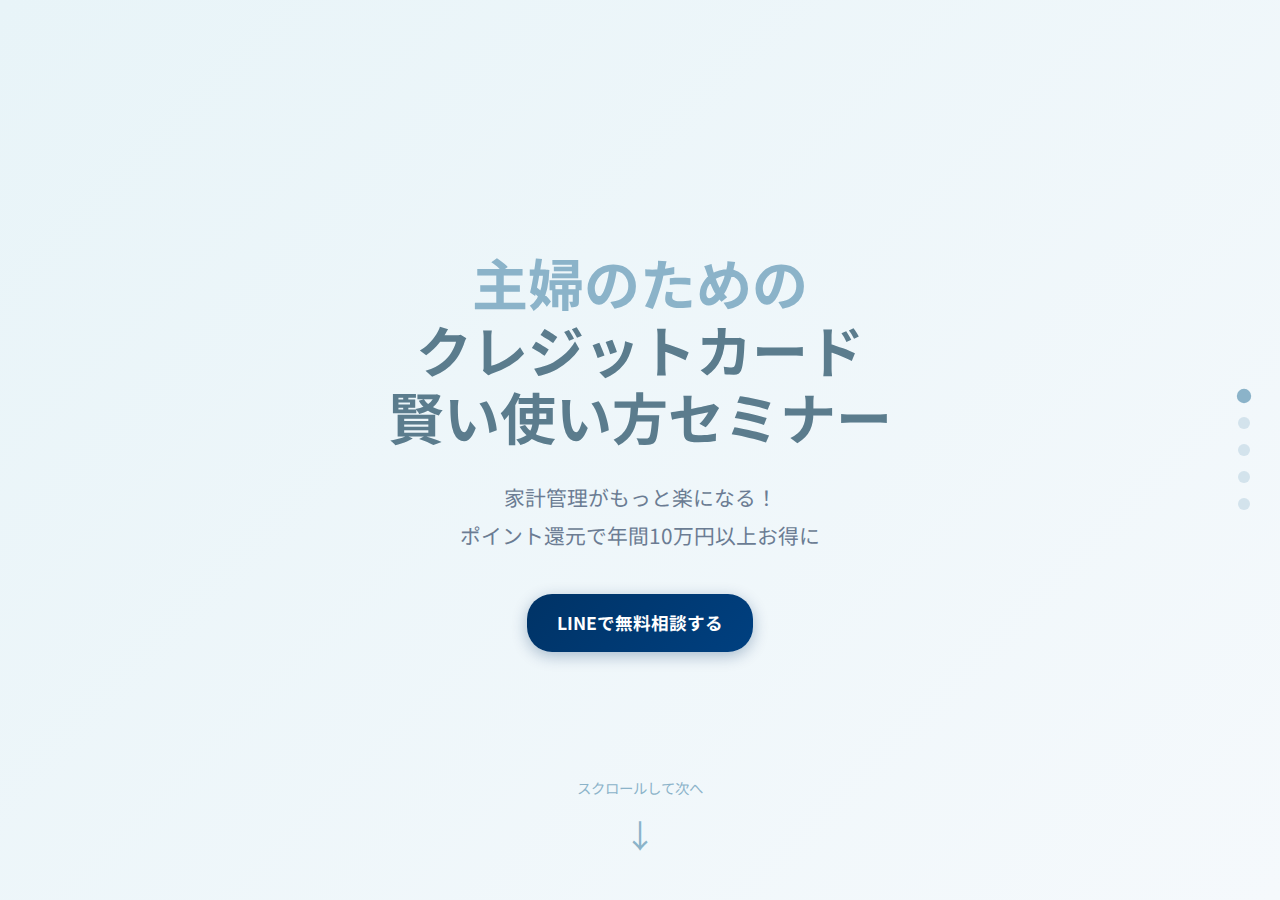
<file: slider-lp.html>
<!DOCTYPE html>
<html lang="ja">
<head>
    <meta charset="UTF-8">
    <meta name="viewport" content="width=device-width, initial-scale=1.0">
    <title>スライドLP - 主婦のためのクレジットカードセミナー</title>
    <link rel="stylesheet" href="slider-lp.css">
    <link href="https://fonts.googleapis.com/css2?family=Noto+Sans+JP:wght@300;400;500;700&display=swap" rel="stylesheet">
</head>
<body>
    <div class="slider-container">
        <!-- スライド1: ヒーロー -->
        <section class="slide slide-1">
            <div class="slide-content">
                <h1 class="slide-title">
                    <span class="highlight">主婦のための</span><br>
                    クレジットカード<br>
                    賢い使い方セミナー
                </h1>
                <p class="slide-subtitle">
                    家計管理がもっと楽になる！<br>
                    ポイント還元で年間10万円以上お得に
                </p>
                <div class="slide-buttons">
                    <a href="https://line.me/ti/p/6ThtQ6DaiH" class="btn btn-primary" target="_blank" rel="noopener noreferrer">LINEで無料相談する</a>
                </div>
                <div class="scroll-indicator">
                    <span>スクロールして次へ</span>
                    <div class="scroll-arrow">↓</div>
                </div>
            </div>
        </section>

        <!-- スライド2: 問題提起 -->
        <section class="slide slide-2">
            <div class="slide-content">
                <h2 class="slide-title">こんなお悩みありませんか？</h2>
                <div class="problems-grid">
                    <div class="problem-item">
                        <div class="problem-icon">💸</div>
                        <h3>家計の支出管理が大変</h3>
                        <p>現金とカードの支払いが混在して、どこにいくら使ったか分からない</p>
                    </div>
                    <div class="problem-item">
                        <div class="problem-icon">😰</div>
                        <h3>ポイントを無駄にしている</h3>
                        <p>カードを使っているのに、ポイントが全然たまらない</p>
                    </div>
                    <div class="problem-item">
                        <div class="problem-icon">🤔</div>
                        <h3>どのカードを選べばいいか分からない</h3>
                        <p>たくさんのカードがあって、どれが家族に合うか判断できない</p>
                    </div>
                </div>
            </div>
        </section>

        <!-- スライド3: 解決方法 -->
        <section class="slide slide-3">
            <div class="slide-content">
                <h2 class="slide-title">このセミナーで解決できます！</h2>
                <div class="solutions-list">
                    <div class="solution-item">
                        <div class="solution-number">01</div>
                        <div class="solution-text">
                            <h3>家計管理が楽になる</h3>
                            <p>クレジットカードの明細を活用した簡単家計簿の作り方を学べます</p>
                        </div>
                    </div>
                    <div class="solution-item">
                        <div class="solution-number">02</div>
                        <div class="solution-text">
                            <h3>年間10万円以上お得に</h3>
                            <p>ポイント還元率の高いカードの選び方と使い方をマスター</p>
                        </div>
                    </div>
                    <div class="solution-item">
                        <div class="solution-number">03</div>
                        <div class="solution-text">
                            <h3>家族に最適なカード選び</h3>
                            <p>家族構成やライフスタイルに合わせたカード選びのコツ</p>
                        </div>
                    </div>
                </div>
            </div>
        </section>

        <!-- スライド4: セミナー詳細 -->
        <section class="slide slide-4">
            <div class="slide-content">
                <h2 class="slide-title">セミナー詳細</h2>
                <div class="seminar-details">
                    <div class="detail-card">
                        <h3>📅 開催日時</h3>
                        <p>2024年3月15日（金）<br>10:00〜12:00（2時間）</p>
                    </div>
                    <div class="detail-card">
                        <h3>📍 開催場所</h3>
                        <p>オンライン開催（Zoom）<br>お家でリラックスして参加できます</p>
                    </div>
                    <div class="detail-card">
                        <h3>💰 参加費</h3>
                        <p class="price">無料</p>
                        <p>通常5,000円のセミナーを特別無料で開催</p>
                    </div>
                    <div class="bonus-card">
                        <h3>🎁 参加特典</h3>
                        <ul>
                            <li>家計管理テンプレート（Excel）</li>
                            <li>カード比較表（PDF）</li>
                            <li>ポイント計算シート</li>
                            <li>セミナー録画（1週間視聴可能）</li>
                        </ul>
                    </div>
                </div>
            </div>
        </section>

        <!-- スライド5: 行動喚起 -->
        <section class="slide slide-5">
            <div class="slide-content">
                <h2 class="slide-title">今すぐ無料で参加しませんか？</h2>
                <p class="slide-subtitle">
                    限定50名様まで受付中！<br>
                    この機会を逃さず、賢いカード活用法をマスターしましょう。
                </p>
                <div class="cta-buttons">
                    <a href="https://line.me/ti/p/6ThtQ6DaiH" class="btn btn-primary btn-large" target="_blank" rel="noopener noreferrer">LINEで無料相談する</a>
                </div>
                <p class="cta-note">※申込み締切：3月10日（日）まで</p>
            </div>
        </section>
    </div>

    <!-- ナビゲーション -->
    <nav class="slide-nav">
        <div class="nav-dots">
            <span class="nav-dot active" data-slide="0"></span>
            <span class="nav-dot" data-slide="1"></span>
            <span class="nav-dot" data-slide="2"></span>
            <span class="nav-dot" data-slide="3"></span>
            <span class="nav-dot" data-slide="4"></span>
        </div>
    </nav>

    <script src="slider-lp.js"></script>
</body>
</html>
</file>
<file: slider-lp.css>
/* リセットCSS */
* {
    margin: 0;
    padding: 0;
    box-sizing: border-box;
}

/* 基本スタイル */
body {
    font-family: 'Noto Sans JP', sans-serif;
    line-height: 1.6;
    color: #4a4a4a;
    background-color: #fefefe;
    overflow-x: hidden;
    overflow-y: hidden; /* 縦スクロールを無効化 */
}

/* スライダーコンテナ */
.slider-container {
    display: flex;
    width: 500vw; /* 5枚のスライド分の幅 */
    height: 100vh;
    transition: transform 0.8s ease-in-out;
}

/* スライド共通スタイル */
.slide {
    width: 100vw;
    height: 100vh;
    display: flex;
    align-items: center;
    justify-content: center;
    padding: 20px;
    position: relative;
}

.slide-content {
    max-width: 1200px;
    width: 100%;
    text-align: center;
    padding: 40px 20px;
}

.slide-title {
    font-size: clamp(2rem, 5vw, 3.5rem);
    font-weight: 700;
    color: #5b7c8d;
    line-height: 1.2;
    margin-bottom: 30px;
}

.highlight {
    color: #8bb3c9;
    position: relative;
}

.highlight::after {
    content: '';
    position: absolute;
    bottom: 5px;
    left: 0;
    width: 100%;
    height: 8px;
    background-color: #d4e3f0;
    z-index: -1;
    border-radius: 4px;
}

.slide-subtitle {
    font-size: clamp(1rem, 2.5vw, 1.3rem);
    color: #6b7c93;
    margin-bottom: 40px;
    line-height: 1.8;
}

/* ボタンスタイル */
.btn {
    display: inline-block;
    padding: 15px 30px;
    text-decoration: none;
    border-radius: 25px;
    font-weight: 700;
    font-size: clamp(0.9rem, 2vw, 1.1rem);
    transition: all 0.3s ease;
    text-align: center;
    border: none;
    cursor: pointer;
    white-space: nowrap;
}

.btn-primary {
    background: linear-gradient(135deg, #003366, #004080);
    color: white;
    box-shadow: 0 4px 15px rgba(0, 51, 102, 0.3);
    border-radius: 25px;
    font-weight: 700;
    animation: pulse 2s infinite;
}

.btn-primary:hover {
    transform: translateY(-2px);
    box-shadow: 0 6px 20px rgba(0, 51, 102, 0.4);
    background: linear-gradient(135deg, #004080, #0052a3);
    filter: brightness(1.1);
}

.btn-large {
    padding: 20px 40px;
    font-size: clamp(1rem, 2.5vw, 1.2rem);
    font-weight: 700;
}

@keyframes pulse {
    0% {
        box-shadow: 0 4px 15px rgba(0, 51, 102, 0.3);
    }
    50% {
        box-shadow: 0 4px 25px rgba(0, 51, 102, 0.5);
    }
    100% {
        box-shadow: 0 4px 15px rgba(0, 51, 102, 0.3);
    }
}

/* スライド1: ヒーロー */
.slide-1 {
    background: linear-gradient(135deg, #e8f4f8 0%, #f5f9fc 100%);
}

.scroll-indicator {
    position: absolute;
    bottom: 40px;
    left: 50%;
    transform: translateX(-50%);
    text-align: center;
    color: #8bb3c9;
    font-size: 0.9rem;
}

.scroll-arrow {
    font-size: 2rem;
    margin-top: 10px;
    animation: bounce 2s infinite;
}

@keyframes bounce {
    0%, 20%, 50%, 80%, 100% {
        transform: translateY(0);
    }
    40% {
        transform: translateY(-10px);
    }
    60% {
        transform: translateY(-5px);
    }
}

/* スライド2: 問題提起 */
.slide-2 {
    background-color: #fafbfc;
}

.problems-grid {
    display: grid;
    grid-template-columns: repeat(auto-fit, minmax(280px, 1fr));
    gap: 30px;
    margin-top: 40px;
}

.problem-item {
    background: white;
    padding: 40px 30px;
    border-radius: 20px;
    text-align: center;
    box-shadow: 0 5px 20px rgba(139, 179, 201, 0.1);
    transition: transform 0.3s ease;
}

.problem-item:hover {
    transform: translateY(-5px);
}

.problem-icon {
    font-size: clamp(2rem, 5vw, 3rem);
    margin-bottom: 20px;
}

.problem-item h3 {
    color: #5b7c8d;
    font-size: clamp(1.1rem, 2.5vw, 1.3rem);
    margin-bottom: 15px;
    font-weight: 600;
}

.problem-item p {
    color: #6b7c93;
    line-height: 1.6;
    font-size: clamp(0.9rem, 2vw, 1rem);
}

/* スライド3: 解決方法 */
.slide-3 {
    background: linear-gradient(135deg, #f5f9fc 0%, #e8f4f8 100%);
}

.solutions-list {
    display: grid;
    gap: 30px;
    margin-top: 40px;
}

.solution-item {
    display: flex;
    align-items: center;
    gap: 30px;
    background: white;
    padding: 40px;
    border-radius: 20px;
    box-shadow: 0 5px 20px rgba(139, 179, 201, 0.1);
}

.solution-number {
    background: linear-gradient(135deg, #8bb3c9, #a8c0d3);
    color: white;
    width: 60px;
    height: 60px;
    border-radius: 50%;
    display: flex;
    align-items: center;
    justify-content: center;
    font-size: clamp(1.2rem, 3vw, 1.5rem);
    font-weight: 700;
    flex-shrink: 0;
}

.solution-text h3 {
    color: #5b7c8d;
    font-size: clamp(1.2rem, 2.5vw, 1.4rem);
    margin-bottom: 10px;
    font-weight: 600;
}

.solution-text p {
    color: #6b7c93;
    line-height: 1.6;
    font-size: clamp(0.9rem, 2vw, 1rem);
}

/* スライド4: セミナー詳細 */
.slide-4 {
    background-color: #fafbfc;
}

.seminar-details {
    display: grid;
    grid-template-columns: repeat(auto-fit, minmax(250px, 1fr));
    gap: 30px;
    margin-top: 40px;
}

.detail-card {
    background: white;
    padding: 30px;
    border-radius: 15px;
    box-shadow: 0 5px 15px rgba(139, 179, 201, 0.1);
}

.detail-card h3 {
    color: #5b7c8d;
    font-size: clamp(1.1rem, 2.5vw, 1.3rem);
    margin-bottom: 15px;
    font-weight: 600;
}

.detail-card p {
    color: #6b7c93;
    line-height: 1.6;
    font-size: clamp(0.9rem, 2vw, 1rem);
}

.price {
    font-size: clamp(1.5rem, 4vw, 2rem);
    font-weight: 700;
    color: #e74c3c;
    margin-bottom: 10px;
}

.bonus-card {
    background: linear-gradient(135deg, #d4e3f0, #e8f4f8);
    padding: 30px;
    border-radius: 15px;
    grid-column: 1 / -1;
}

.bonus-card h3 {
    color: #5b7c8d;
    font-size: clamp(1.2rem, 2.5vw, 1.4rem);
    margin-bottom: 20px;
    font-weight: 600;
}

.bonus-card ul {
    list-style: none;
    display: grid;
    grid-template-columns: repeat(auto-fit, minmax(200px, 1fr));
    gap: 15px;
}

.bonus-card li {
    color: #6b7c93;
    padding: 10px 0;
    position: relative;
    padding-left: 25px;
    font-size: clamp(0.9rem, 2vw, 1rem);
}

.bonus-card li::before {
    content: '✓';
    position: absolute;
    left: 0;
    color: #e74c3c;
    font-weight: bold;
    font-size: 1.2rem;
}

/* スライド5: 行動喚起 */
.slide-5 {
    background: linear-gradient(135deg, #ffcdd2 0%, #ef9a9a 100%);
    color: #333;
}

.cta-buttons {
    margin: 40px 0 20px;
}

.cta-note {
    font-size: clamp(0.8rem, 1.8vw, 0.9rem);
    opacity: 0.9;
}

/* ナビゲーション */
.slide-nav {
    position: fixed;
    right: 30px;
    top: 50%;
    transform: translateY(-50%);
    z-index: 1000;
}

.nav-dots {
    display: flex;
    flex-direction: column;
    gap: 15px;
}

.nav-dot {
    width: 12px;
    height: 12px;
    border-radius: 50%;
    background-color: rgba(139, 179, 201, 0.3);
    cursor: pointer;
    transition: all 0.3s ease;
}

.nav-dot.active {
    background-color: #8bb3c9;
    transform: scale(1.2);
}

.nav-dot:hover {
    background-color: #8bb3c9;
    transform: scale(1.1);
}

/* レスポンシブ対応 */
@media (max-width: 768px) {
    .slide-content {
        padding: 20px 15px;
    }

    .problems-grid {
        grid-template-columns: 1fr;
        gap: 20px;
    }

    .solution-item {
        flex-direction: column;
        text-align: center;
        gap: 20px;
        padding: 30px 20px;
    }

    .seminar-details {
        grid-template-columns: 1fr;
        gap: 20px;
    }

    .bonus-card ul {
        grid-template-columns: 1fr;
    }

    .slide-nav {
        right: 15px;
    }

    .nav-dots {
        gap: 10px;
    }

    .nav-dot {
        width: 10px;
        height: 10px;
    }
}

@media (max-width: 480px) {
    .slide {
        padding: 15px;
    }

    .slide-content {
        padding: 15px 10px;
    }

    .problem-item,
    .detail-card,
    .bonus-card {
        padding: 25px 20px;
    }

    .solution-item {
        padding: 25px 20px;
    }

    .slide-nav {
        right: 10px;
    }
}
</file>
